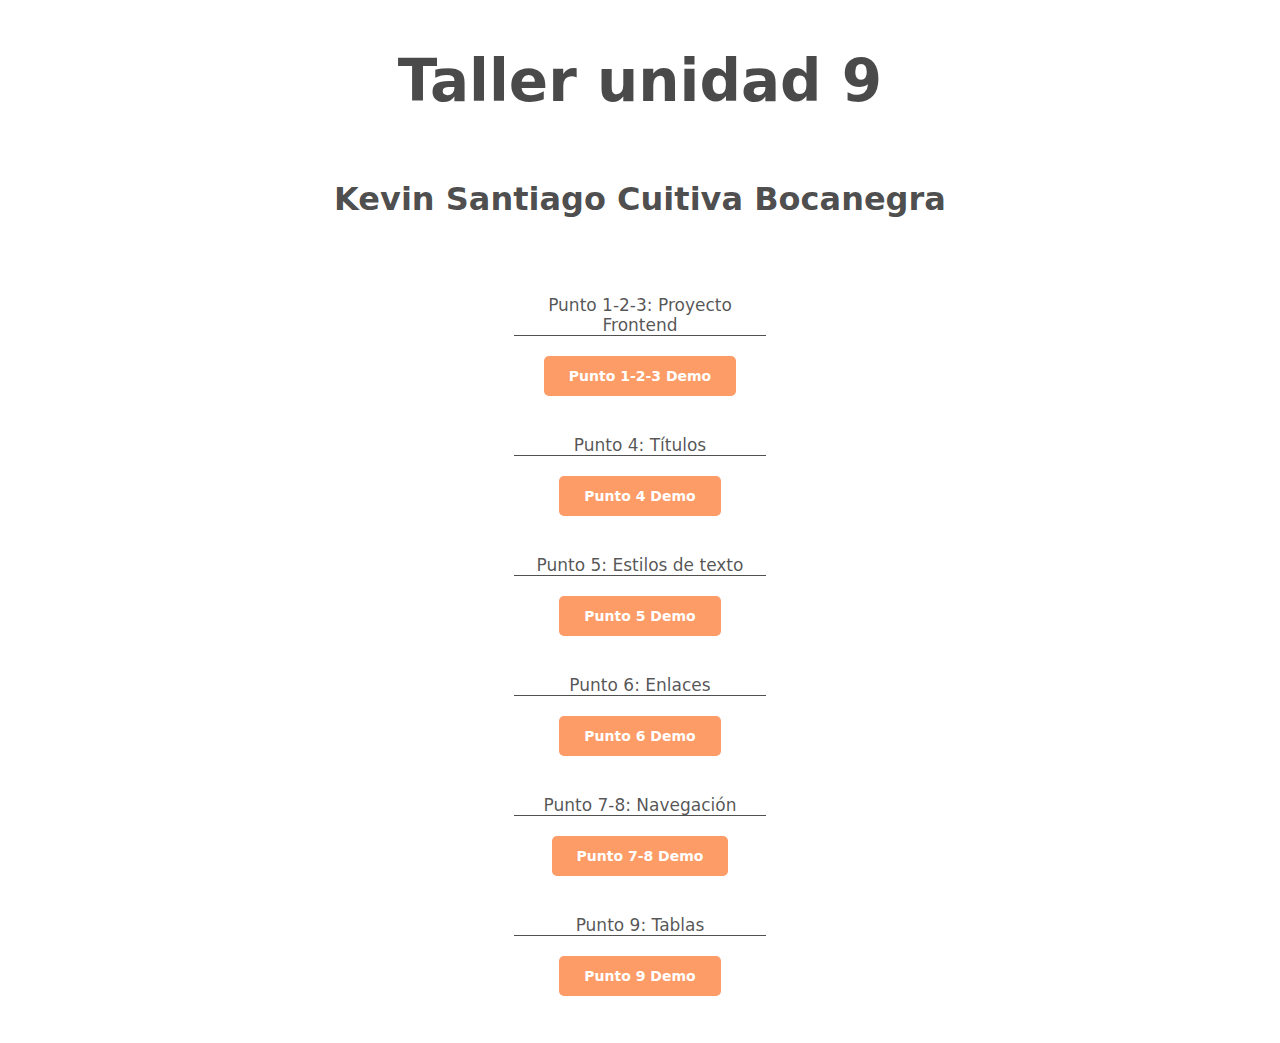
<file: index.html>
<!DOCTYPE html>
<html lang="en">
<head>
  <meta charset="UTF-8">
  <meta http-equiv="X-UA-Compatible" content="IE=edge">
  <meta name="viewport" content="width=device-width, initial-scale=1.0">
  <title>taller 9 menu</title>
  <link rel="stylesheet" href="./styles/styles.css">
</head>
<body> 
  <div>
    <h1> Taller unidad 9</h1>
    <h2>Kevin Santiago Cuitiva Bocanegra</h2>
    <nav>
      <ul>
        <li>
          <p>
            Punto 1-2-3: Proyecto Frontend
          </p> 
          <a href="./punto-1-2-3/index.html">Punto 1-2-3 Demo</a>
        </li>
        <li>
          <p>
            Punto 4: Títulos
          </p> 
          <a href="./punto-4/index.html">
            Punto 4 Demo
          </a>
        </li>
        <li>
          <p>
            Punto 5: Estilos de texto
          </p>
          <a href="./punto-5/index.html">
            Punto 5 Demo
          </a>
        </li>
        <li>
          <p>
            Punto 6: Enlaces
          </p>
          <a href="./punto-6/index.html">
            Punto 6 Demo
          </a>
        </li>
        <li>
          <p>
            Punto 7-8: Navegación
          </p>
          <a href="./punto-7-8/index.html">
            Punto 7-8 Demo
          </a>
        </li>
        <li>
          <p>
            Punto 9: Tablas
          </p>
          <a href="./punto-9/index.html">
            Punto 9 Demo
          </a>
        </li>
      </ul>
    </nav>
  </div> 
</body>
</html>
</file>
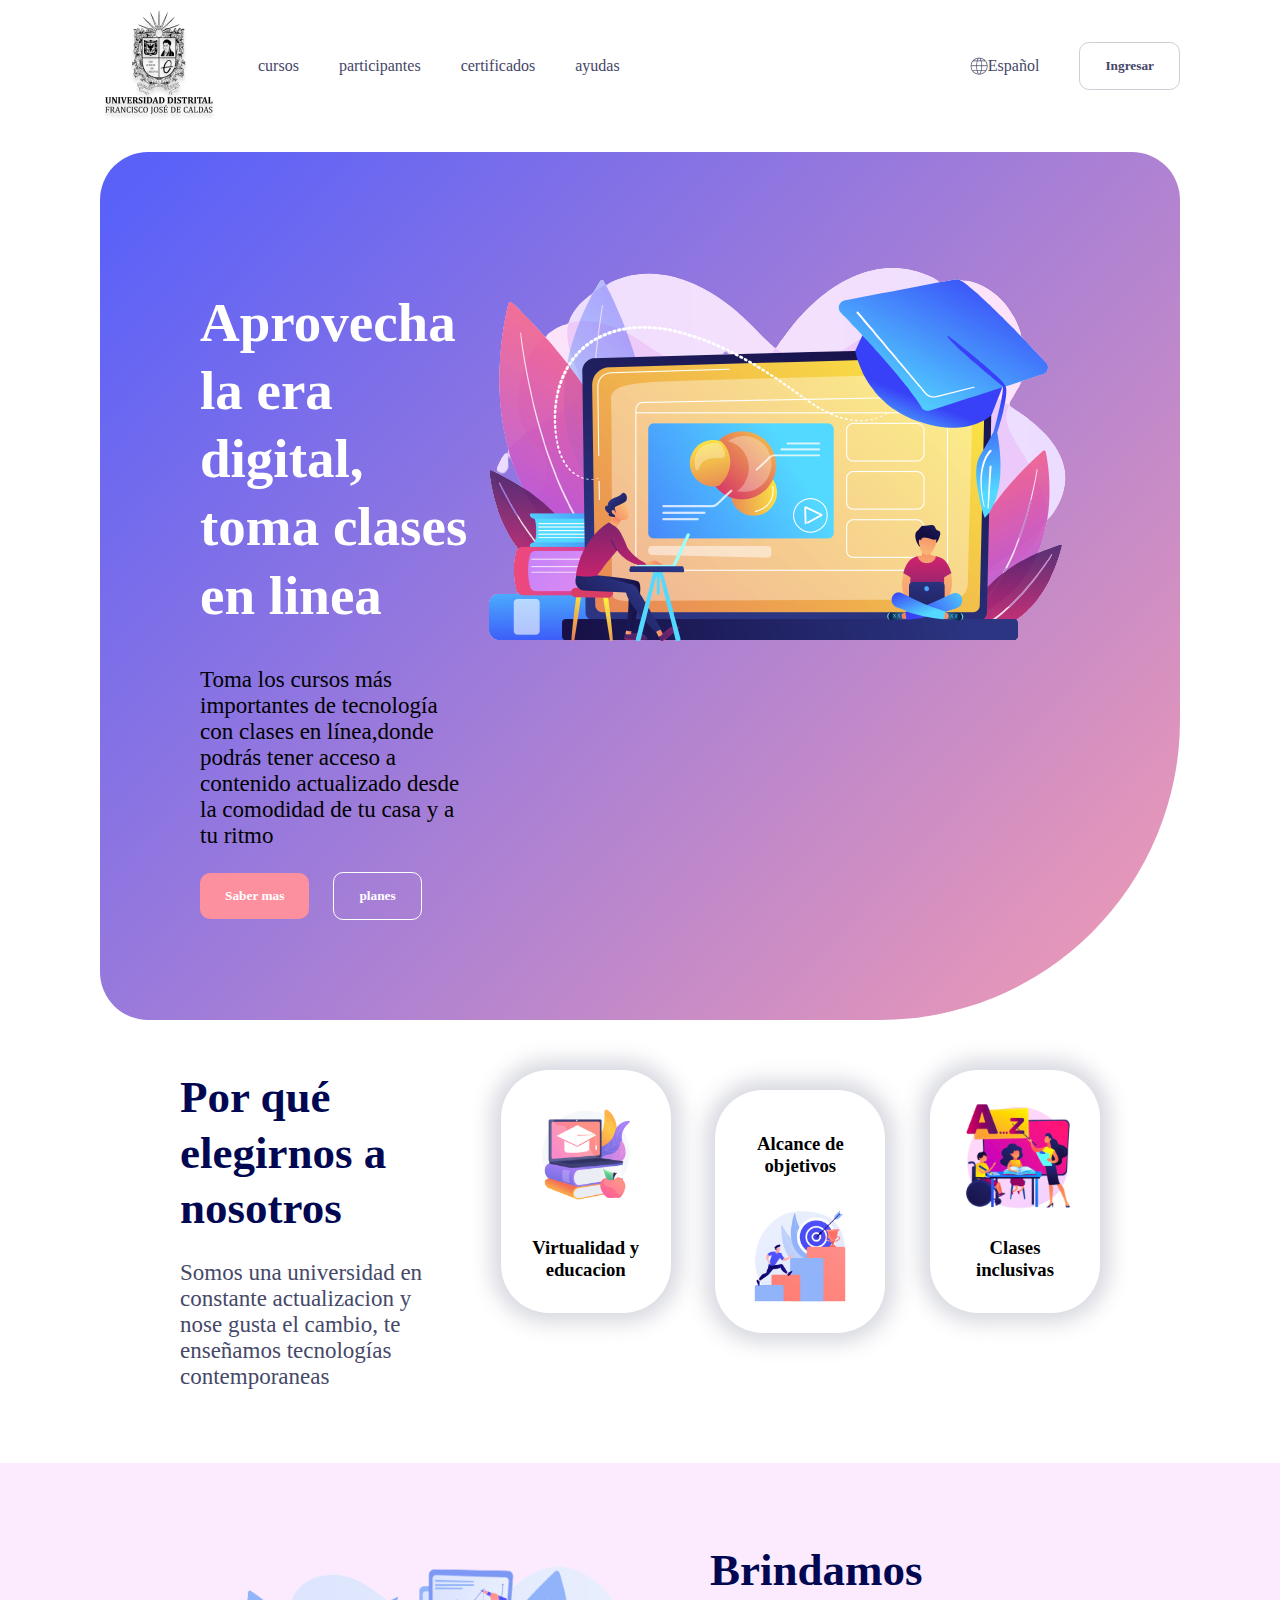
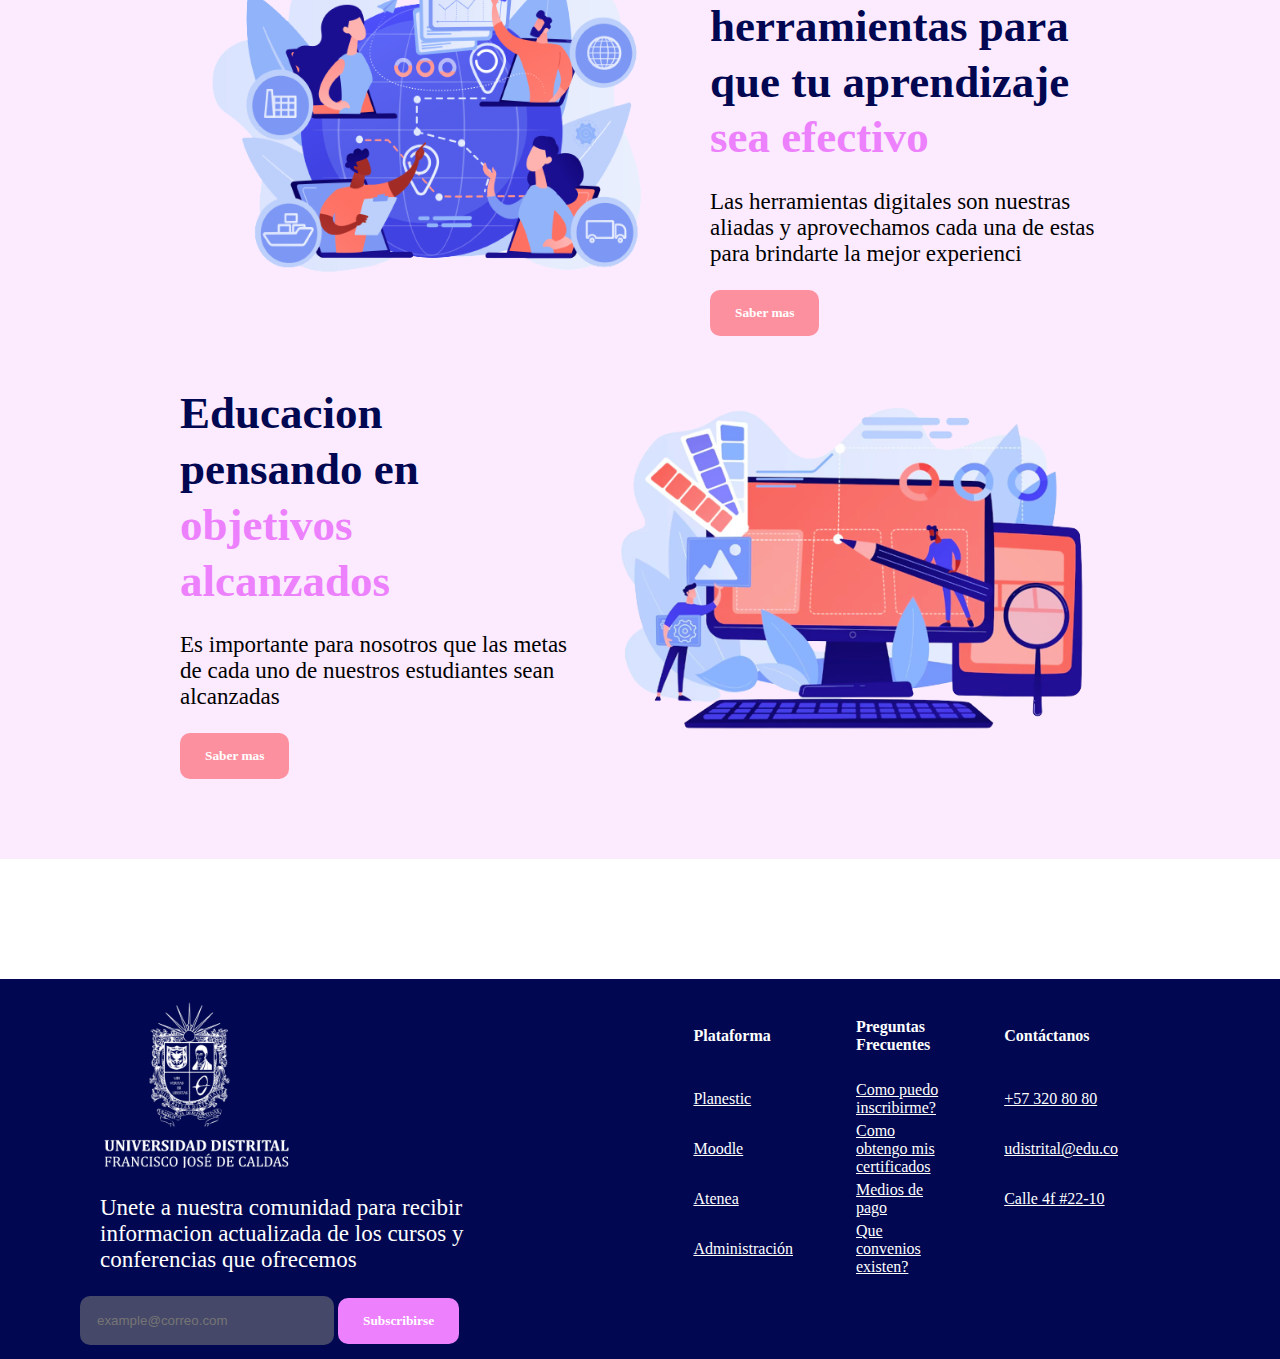
<file: punto-1-2-3/index.html>
<!DOCTYPE html>
<html lang="en">
<head>
  <meta charset="UTF-8">
  <meta name="viewport" content="width=º, initial-scale=1.0">
  <link rel="stylesheet" href="https://indestructibletype.com/fonts/Jost.css" type="text/css" charset="utf-8" />
  <link rel="stylesheet" href="./styles/common-styles.css/common-styles.css">
  <link rel="stylesheet" href="./styles/section-1-styles.css/section-1-styles.css">
  <link rel="stylesheet" href="./styles/section-2-styles.css/section-2-styles.css">
  <link rel="stylesheet" href="./styles/banner-styles.css/banner-styles.css"><link rel="stylesheet" href="./styles/header-styles.css/header-styles.css">
<link rel="stylesheet" href="./styles/footer-styles.css/footer-styles.css">
</head>
<body>
<header>
  <div class="header__navigator">
    <img src="./public/images/header-logo.png" alt="logo">
    <nav>
      <ul>
        <li><a href="">cursos</a></li>
        <li><a href="">participantes</a></li>
        <li><a href="">certificados</a></li>
        <li><a href="">ayudas</a></li>
      </ul>
    </nav>
  </div>
  <div class="header__settings">
    <div class="language">
      <img src="./public/images/header-world.png" alt="header-world">
      <span>Español</span>
    </div>
    <button>Ingresar</button>
  </div>
</header>
<main>
  <section id="banner">
    <div class="banner_info">
      <div class="banner__texts">
        <h1>Aprovecha la era digital, toma clases en linea  </h1>
        <p>
          Toma los cursos más importantes de tecnología con clases en línea,donde podrás tener acceso
          a contenido actualizado desde la comodidad de tu casa y a tu ritmo
        </p>
      </div>
      <div class="button">
        <button class="button--orange ">Saber mas</button>
        <button class="button--tranparent">planes</button>
       
      </div>
    </div>
    <img src="./public/images/banner-online.png" alt="banner-online">
  </section>
  <section id="section-1">
    <div class="section-1__info">
    <h2>Por qué elegirnos a nosotros</h2>
    <p>
     Somos una universidad en constante actualizacion y nose
     gusta el cambio, te enseñamos tecnologías contemporaneas
    </p>
  </div>
    <div class="section-1__car">
      <img src="./public/images/section1-education.png" alt="educacion"
      width="120px"
      height="120px">
      <h3>
        Virtualidad y 
        educacion
      </h3>
    </div>
    <div class="section-1__car section-1__car-down">
      <h3>
       Alcance de  objetivos
      </h3>
      <img src="./public/images/section1-goals.png" alt="goals"
      width="120px"
      height="120px">
    </div>
    <div class="section-1__car">
      
      <img src="./public/images/section1-teach.png" alt="teach"
      width="120px"
      height="120px">
      <h3>
        Clases inclusivas
      </h3>
    </div>

  </section>
  <section id="section-2">
   <div class="section-2__info">
    <img src="./public/images/section2-goals.png" alt="goals"
    width="500px"
    height="350px">
    <div >
      <h2>Brindamos herramientas para que tu aprendizaje</h2>
        <h2 class="tittle__pink">sea efectivo</h2>
       <p>Las herramientas digitales son nuestras aliadas y aprovechamos
         cada una de estas para brindarte la mejor experienci</p>
         <button class="button--orange ">Saber mas</button>
    </div>
    </div>

    <div class="section-2__info">
      <div>
        <h2>Educacion pensando en</h2>
        <h2 class="tittle__pink">objetivos alcanzados</h2>
       <p>Es importante para nosotros que las metas de cada uno de nuestros estudiantes sean alcanzadas</p>
         <button class="button--orange ">Saber mas</button>
      </div>
      <img src="./public/images/section2-tools.png" alt="tools"
      width="500px"
      height="350px">
  </div>
  </section>
</main>
<footer id="footer">
  <div class="footer__info">
    <img 
      src="./public/images/footer-logo.png" 
      alt="logo"
      width="200px"
      height="175px"
    >
    <p>
      Unete a nuestra comunidad para recibir informacion 
      actualizada de los cursos y conferencias que ofrecemos
    </p>
    <form action="">
      <input 
        type="email"
        placeholder="example@correo.com"
        name="user_email"
      >
      <button>Subscribirse</button>
    </form>
  </div>
  <div class="footer__list">
    <table>
      <thead>
        <tr>
          <th>Plataforma</th>
          <th>Preguntas Frecuentes</th>
          <th>Contáctanos</th>
        </tr>
      </thead>
      <tbody>
        <tr>
          <td><a href="">Planestic</a></td>
          <td><a href="">Como puedo inscribirme?</a></td>
          <td><a href="">+57 320 80 80</a></td>
        </tr>
        <tr>
          <td><a href="">Moodle</a></td>
          <td><a href="">Como obtengo mis certificados</a></td>
          <td><a href="">udistrital@edu.co</a></td>
        </tr>
        <tr>
          <td><a href="">Atenea</a></td>
          <td><a href="">Medios de pago</a></td>
          <td><a href="">Calle 4f #22-10</a></td>
        </tr>
        <tr>
          <td><a href="">Administración</a></td>
          <td><a href="">Que convenios existen?</a>
          </td>
        </tr>
      </tbody>
    </table>
  </div>
</footer>
</body>
</html>
</body>
</html>
</file>
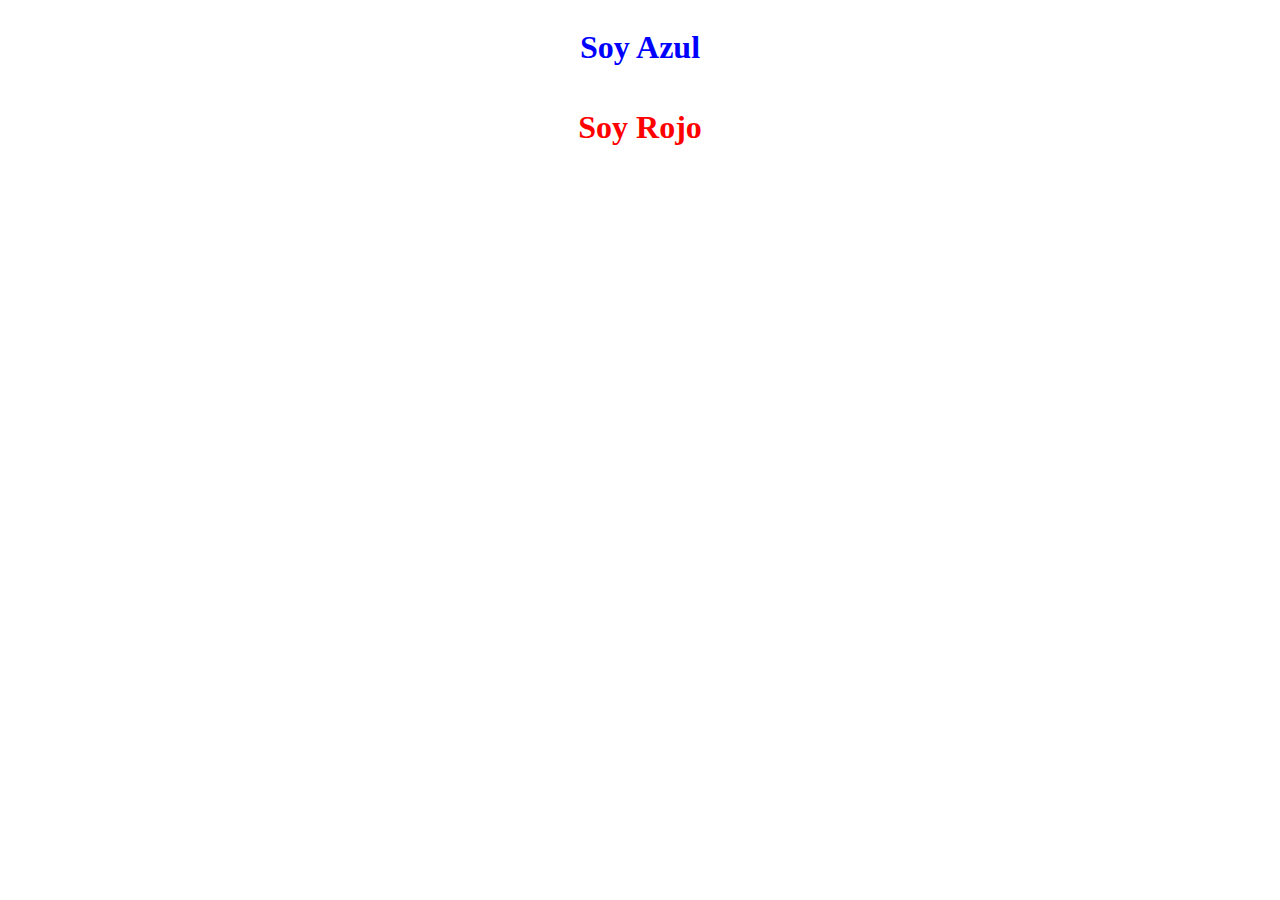
<file: punto-4/index.html>
<!DOCTYPE html>
<html lang="en">
<head>
  <meta charset="UTF-8">
  <meta http-equiv="X-UA-Compatible" content="IE=edge">
  <meta name="viewport" content="width=device-width, initial-scale=1.0">
  <title>taller 9 menu</title>
  <link rel="stylesheet" href="./styles/styles.css">
</head>
<body> 
  <div class="title-1">
<h1>Soy Azul</h1>
  </div>
  
  <div class="title-2">
    <h1>Soy Rojo </h1>
  </div>  
</body>
</html>
</file>
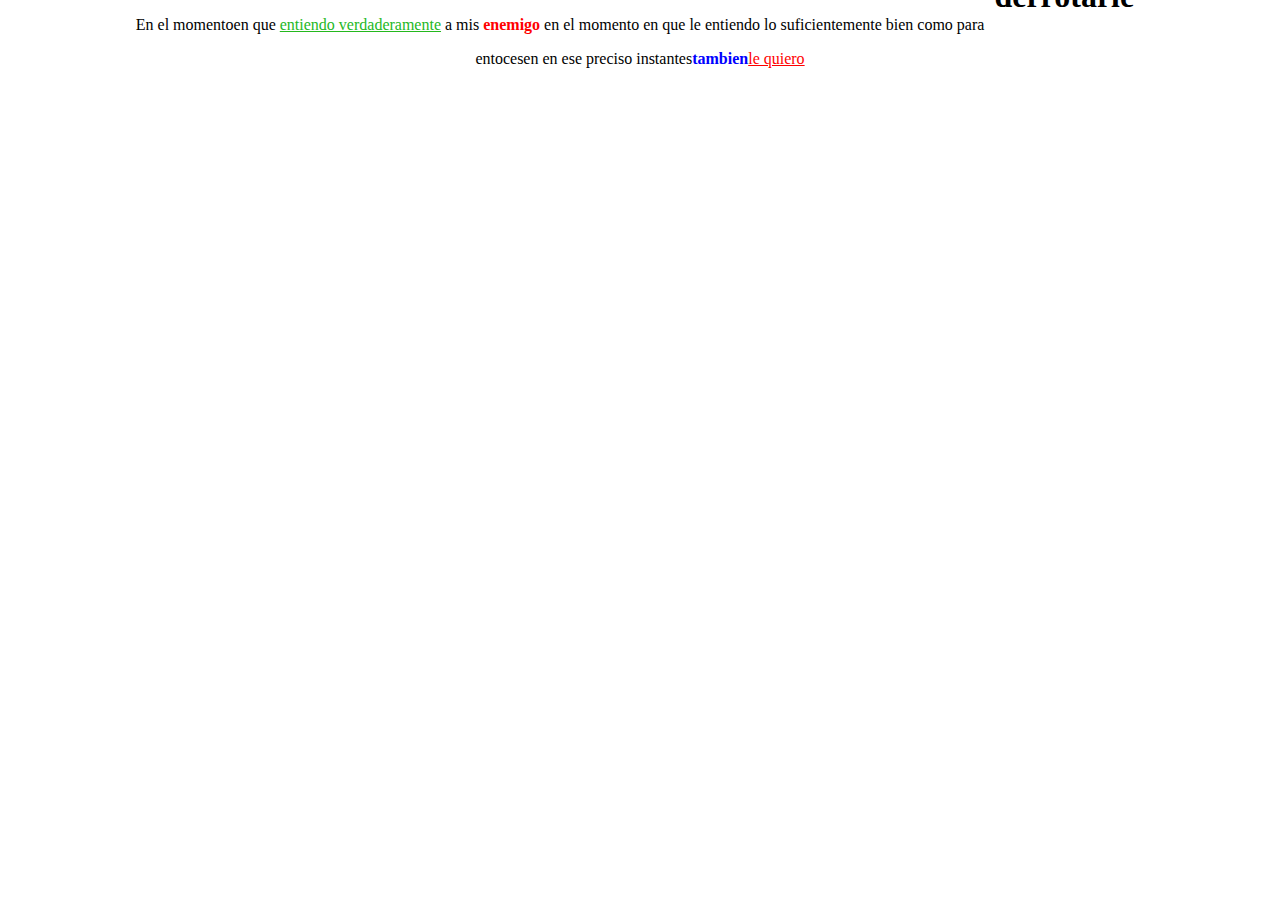
<file: punto-5/index.html>
<!DOCTYPE html>
<html lang="en">
<head>
  <meta charset="UTF-8">
  <meta http-equiv="X-UA-Compatible" content="IE=edge">
  <meta name="viewport" content="width=device-width, initial-scale=1.0">
  <title>taller 9 menu</title>
  <link rel="stylesheet" href="./styles/styles.css">
</head>
<body>
  <p>En el momentoen que <u>entiendo verdaderamente</u> 
    a mis <strong>enemigo</strong> en el momento en que le entiendo lo 
  suficientemente bien como para <h1>derrotarle</h1> entocesen en 
  ese preciso instantes <strong class="azul">tambien</strong> <u class="rojo">le quiero</u>
</p>
</body>
</html>
</file>
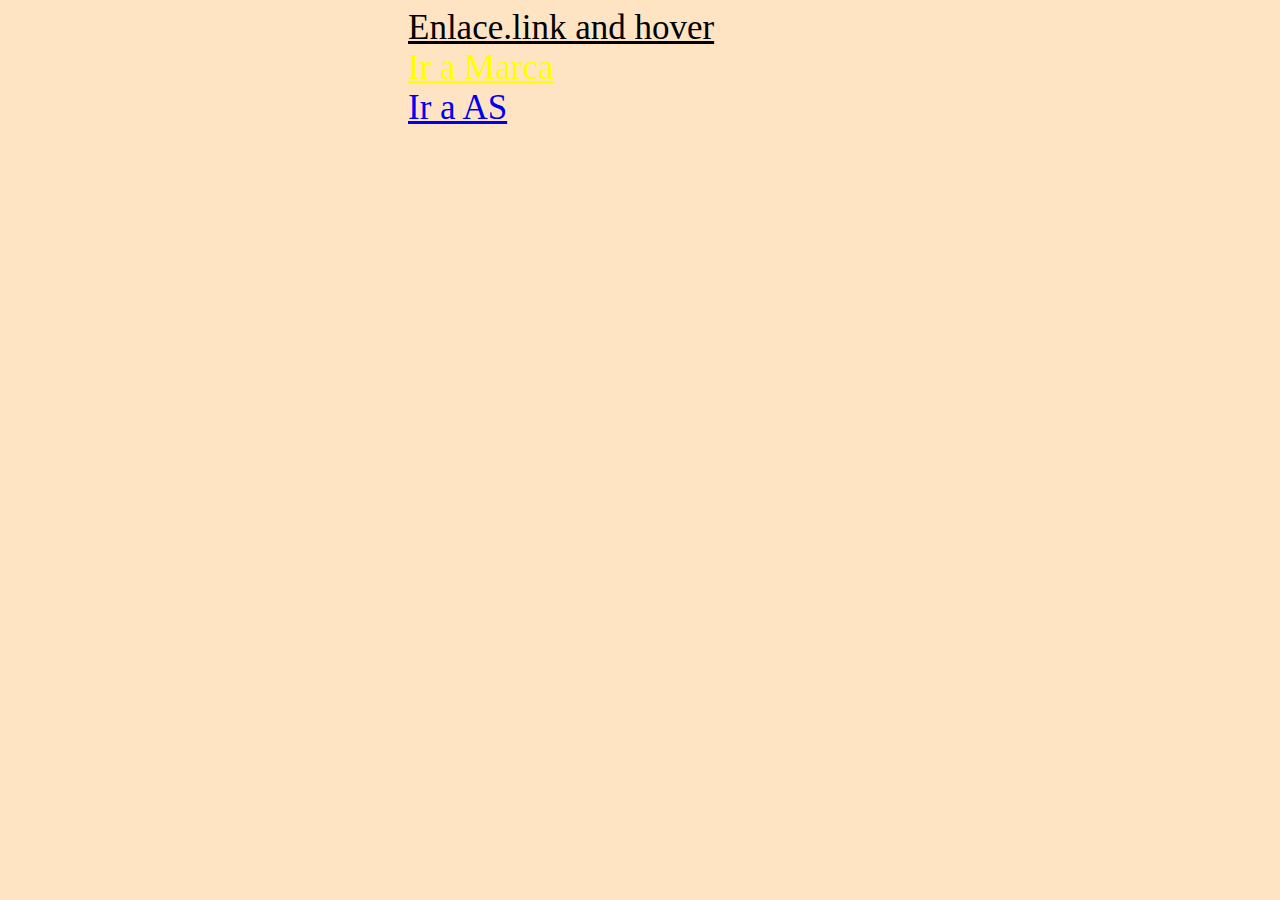
<file: punto-6/index.html>
<!DOCTYPE html>
<html lang="en">
<head>
  <meta charset="UTF-8">
  <meta http-equiv="X-UA-Compatible" content="IE=edge">
  <meta name="viewport" content="width=device-width, initial-scale=1.0">
  <title>taller 9 menu</title>
  <link rel="stylesheet" href="./styles/styles.css">
</head>
<body>  
  <div class="hover">
    <a href="https://developer.mozilla.org/es/docs/Web/CSS/:hover">Enlace.link and hover</a>
  </div>
  <div class="marca">
    <a href="https://www.marca.com/">Ir a Marca</a>
  </div>
  <div class="AS">
    <a href="https://colombia.as.com/">Ir a AS</a>
  </div>
</body>
</html>
</file>
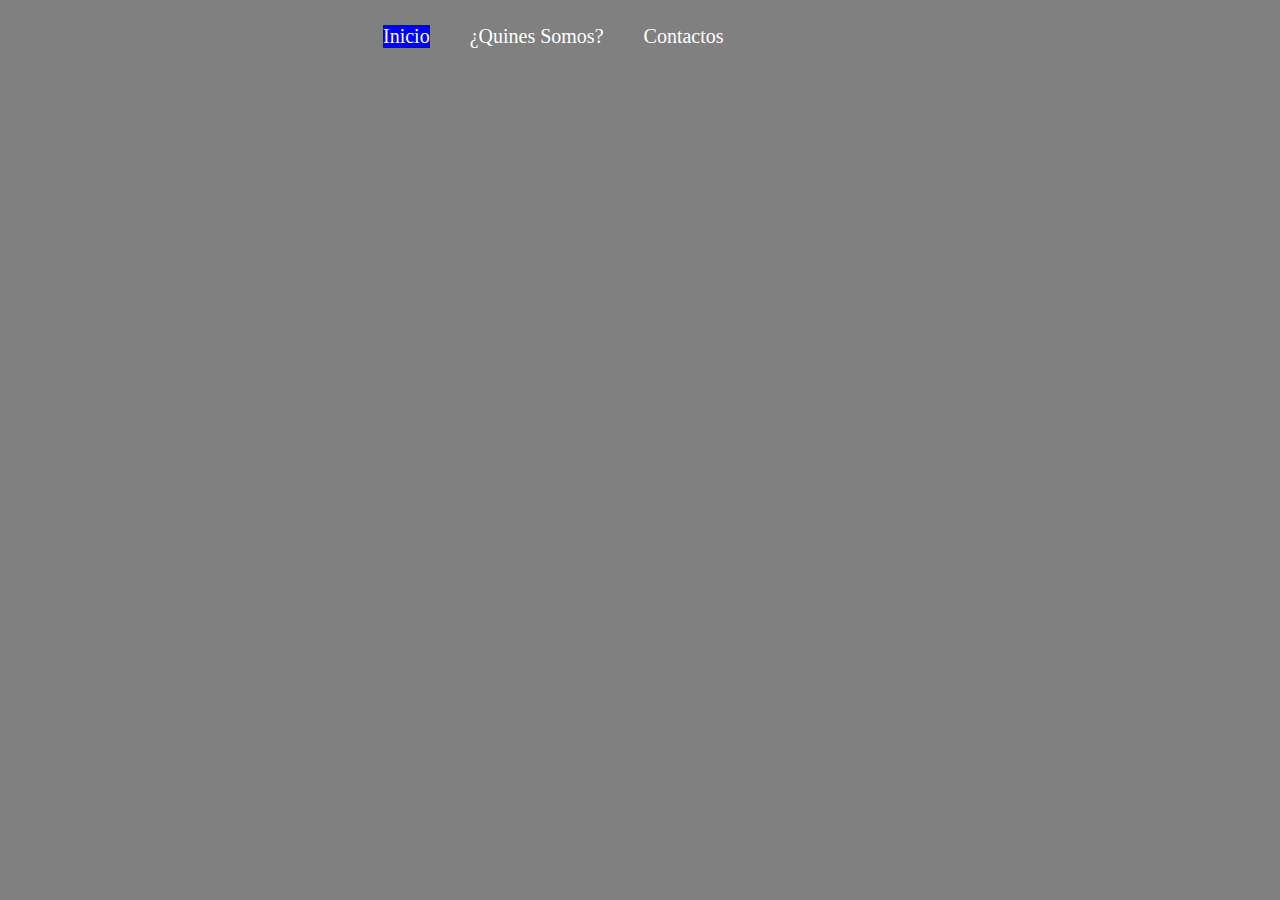
<file: punto-7-8/index.html>
<!DOCTYPE html>
<html lang="en">
<head>
  <meta charset="UTF-8">
  <meta http-equiv="X-UA-Compatible" content="IE=edge">
  <meta name="viewport" content="width=device-width, initial-scale=1.0">
  <title>taller 9 menu</title>
  <link rel="stylesheet" href="./style/styles.css">
</head>
<body>
  <div class="inicio">
    <a id="in"  href="">Inicio</a>
    <a href="">¿Quines Somos?</a>
    <a href="">Contactos</a>
  </div>
</body>
</html>
</file>
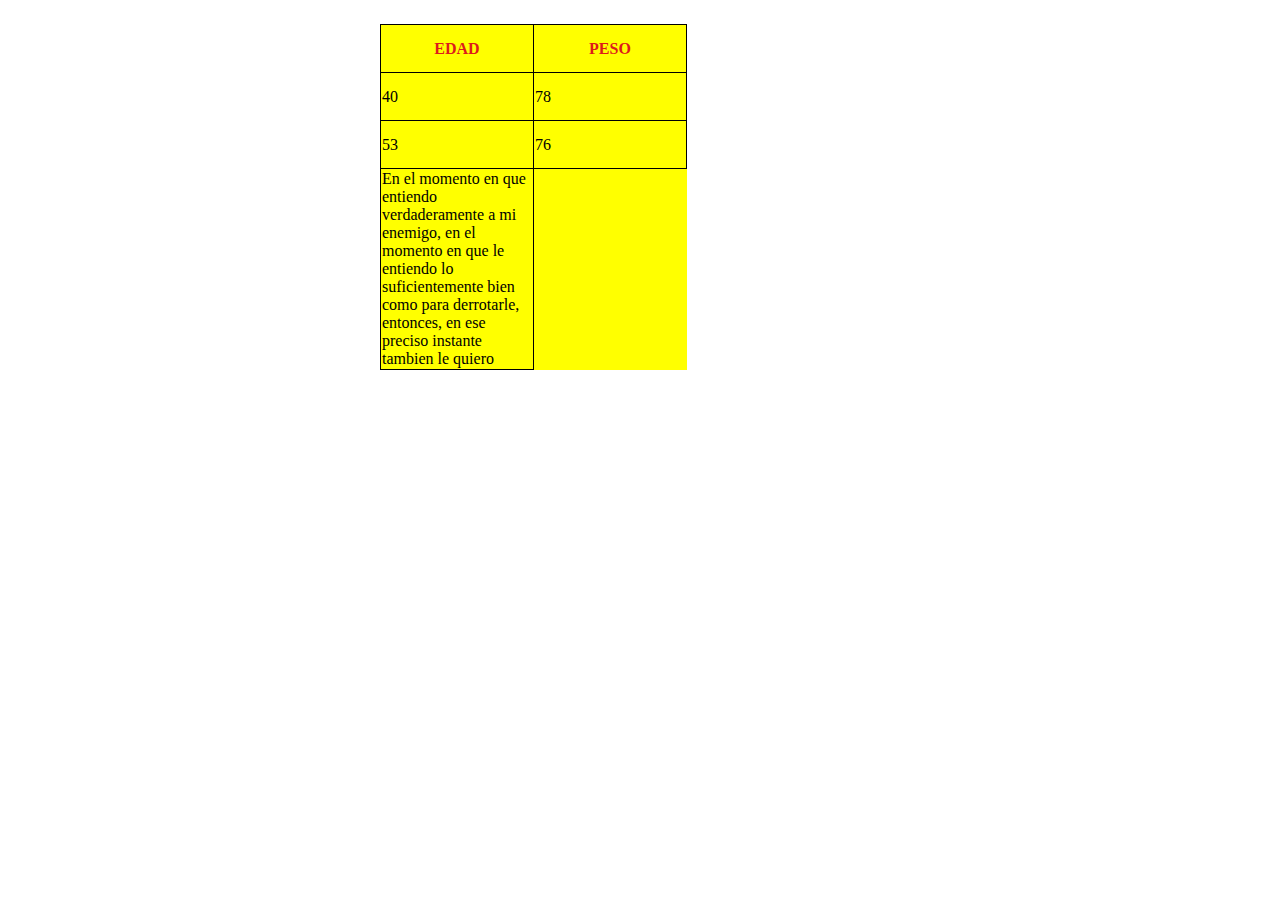
<file: punto-9/index.html>
<!DOCTYPE html>
<html lang="en">
<head>
  <meta charset="UTF-8">
  <meta http-equiv="X-UA-Compatible" content="IE=edge">
  <meta name="viewport" content="width=device-width, initial-scale=1.0">
  <title>taller 9 menu</title>
  <link rel="stylesheet" href="./styles/styles.css">
</head>
<body> 
<div>

  <table>
    <thead>
      <tr>
        <th > EDAD </th>
        <th > PESO </th>
      </tr>
    </thead>
    <thead>
      <tr>
        <td>40</td>
        <td>78</td>
      </tr>
      <tr>
      <td>53</td>
      <td>76</td>
    </tr>
    <tr>
      <td class="letras">En el momento en que entiendo verdaderamente a mi enemigo, en el momento en que le entiendo lo suficientemente bien como para derrotarle, entonces,
         en ese preciso instante tambien le quiero</td>
    </tr>
    </thead>
  </table>
</div> 
</body>
</html>
</file>
<file: styles/styles.css>
body {
  text-align: center;
  color: #000000b5;
  font-family: system-ui, -apple-system;
}

body, div {
  display: flex;
  justify-content: center;
  align-items: center;
}

div {
  flex-direction: column;
  width: 50%;
  height: 50%;
  text-align: center;
}

h1 {
  font-size: 58px;
}

h2 {
  font-size: 32px;
}

nav {
  width: 40%;
}

ul {
  padding: 0;
  text-align: center;
  list-style: none;
}

li {
  margin: 50px 0;
}

p {
  margin: 40px 0 30px;
  color: #000000ae;
  font-size: 17px;
  border-bottom: 1px solid;
}

a {
  padding: 12px 25px;
  color: #ffffff;
  background-color: #fd8f54e2;
  border: none;
  border-radius: 5px;
  font-family: system-ui, -apple-system;
  font-size: 14px;
  font-weight: bold;
  text-decoration: none;
  cursor: pointer;
}

a:hover {
  background-color: #e87537e2;
}
</file>
<file: punto-1-2-3/styles/common-styles.css/common-styles.css>
body {
    margin: 0;
}



a{
    font-family: "Jost";
}

button {
    padding: 15px 25px;
    font-weight: bold;
    font-family: "Jost";
    border-radius: 10px;
    cursor: pointer;
}

p {
    font-family: "Jost";
    font-size: 23px;
}

.button--orange {
    background-color: #FD909E;
    color: white;
    border: none;
}


h2 {
    font-family: "Jost" ;
    font-size: 45px;
    color: #010851;
    line-height: 124%;
    letter-spacing: -1%;
    margin: 0;
}
</file>
<file: punto-1-2-3/styles/section-1-styles.css/section-1-styles.css>
#section-1 {

    display: flex;
    justify-content: center;
    justify-content: space-between;
    margin: 50px 180px;
}
.section-1__info {
    width: 30%;
}


.section-1__info p{ 
    color: #454868;

}

.section-1__car {
    width: min-content;
    height: 193px;
    text-align: center;
    padding: 25px;
    border-radius: 48px;
    box-shadow: 0px 0px 20px 10px 
     #45486835;
}

.section-1__car-down {
    margin-top: 20px;
}
</file>
<file: punto-1-2-3/styles/section-2-styles.css/section-2-styles.css>
#section-2 {
    padding: 30px 180px;
    background-color: #ED80FD2b;
}

.section-2__info {
    display: flex;
   justify-content: center;
    gap: 30px;
    margin: 50px 0px;
}

.tittle__pink {
    color:#ED80FD ;
}
</file>
<file: punto-1-2-3/styles/banner-styles.css/banner-styles.css>
#banner {
display: flex;
margin: 30px 100px;
padding: 100px;
background: linear-gradient(313deg, #EE9AB5 3.28%, #5961F9 97.04%);
border-radius: 48px 48px 300px 48px;
}


h1 {
    font-family: "Jost";
    color: white;
    font-size: 55px;
    line-height: 124%;
    letter-spacing: -1%;
}

#banner img {
    width: 550;
    height: 14%;

}


.banner p {
    font-family: "Jost";
    color: white;
    font-size: 14;
}

.button--tranparent {
    background-color: transparent;
    color: white;
    border: 1px solid;
    margin-left: 20px;
}
</file>
<file: punto-1-2-3/styles/header-styles.css/header-styles.css>
header {
    display: flex;
    justify-content: space-between;
    margin: 10px 100px;

}

.header__navigator {
    display: flex;
    align-items: center;
}

nav ul {
    color: 45;
    display: flex;
    gap: 40px;
    list-style: none;
}

nav a {
    color: #454668;
    text-decoration: none;
    font-weight: 40px;
}

.header__settings {
    display: flex;
    align-items: center;
    gap: 40px;
}
 
.language {
    display: flex;
    align-items: center;
    font-weight: 300px;
    color: #454668;
}


header button {

    background-color: transparent;
    border: 1px solid #45466843;
    color: #454668;
}
</file>
<file: punto-1-2-3/styles/footer-styles.css/footer-styles.css>
footer {
    display: flex;
    gap: 197px;
    margin-top: 120px;
    padding: 14px 100px;
    background-color: #010851;
    color: white;
}

.footer__info {
    width: 45%;
}

form button {
    background-color: #ED80FD;
    color: white;
    border: none;
}


input {
    width: 220px;
    margin-left: -20px;
    padding: 17px;
    background-color: #454868;
    border-radius: 10px;
    border: none;

}

th {
    height: 80px;
}

tr { height: 40px;
}


td {
    padding-right: 60px;
}


td a {
    color: white;
}


table {
    text-align: left;
    font-family: "Jost";
}
</file>
<file: punto-4/styles/styles.css>
body {
    align-items:center;
   display: flex;
   flex-direction: column;
   

}
.title-1{
    color: blue;
}

.title-2 {
    color:red;
}
</file>
<file: punto-5/styles/styles.css>
body {
    justify-content: center;
    text-align: center;
    margin: 0px 100px;
   display: flex;
   flex-wrap: wrap;
}

u {
    color: rgb(36, 184, 30);
}

strong {
    color: red;
}

h1 {
    
  margin: -2% 10px;
}

.grande {

    color: black;
}

.azul {
    color: blue;
}

.rojo {
    color: red;
}

h2 {
    text-align: center;
}
</file>
<file: punto-6/styles/styles.css>
body{
    padding: 0px 400px;
    font-size: 35px;
    background-color:  bisque;
}


.hover  a{
    color: black;
}


.marca a {
color: yellow;
}

.AS {
    color: rgb(214, 7, 255);
}
</file>
<file: punto-7-8/style/styles.css>
body {
    background-color: gray;
    
}


.inicio {
    display: grid;
    display: flex;
    font-size: 20px;
    gap: 40px;
    margin: 25px 375px;
    text-align: center;
    
}

a {
    color: white;
    text-decoration: none;
}

#in {
    background-color: blue;
}
</file>
<file: punto-9/styles/styles.css>
table {
    margin: 24px 372px;
    background-color: yellow;
    border-collapse:collapse
}


th{
	border:1px solid #000;
	width:150px;
	height:45px;
	text-align:center;
}
th{
	color:#dd1b1b;

}


td {
    border:1px solid #000;
	width:150px;
	height:45px;
	vertical-align:middle;
	text-align:left;
}
</file>
